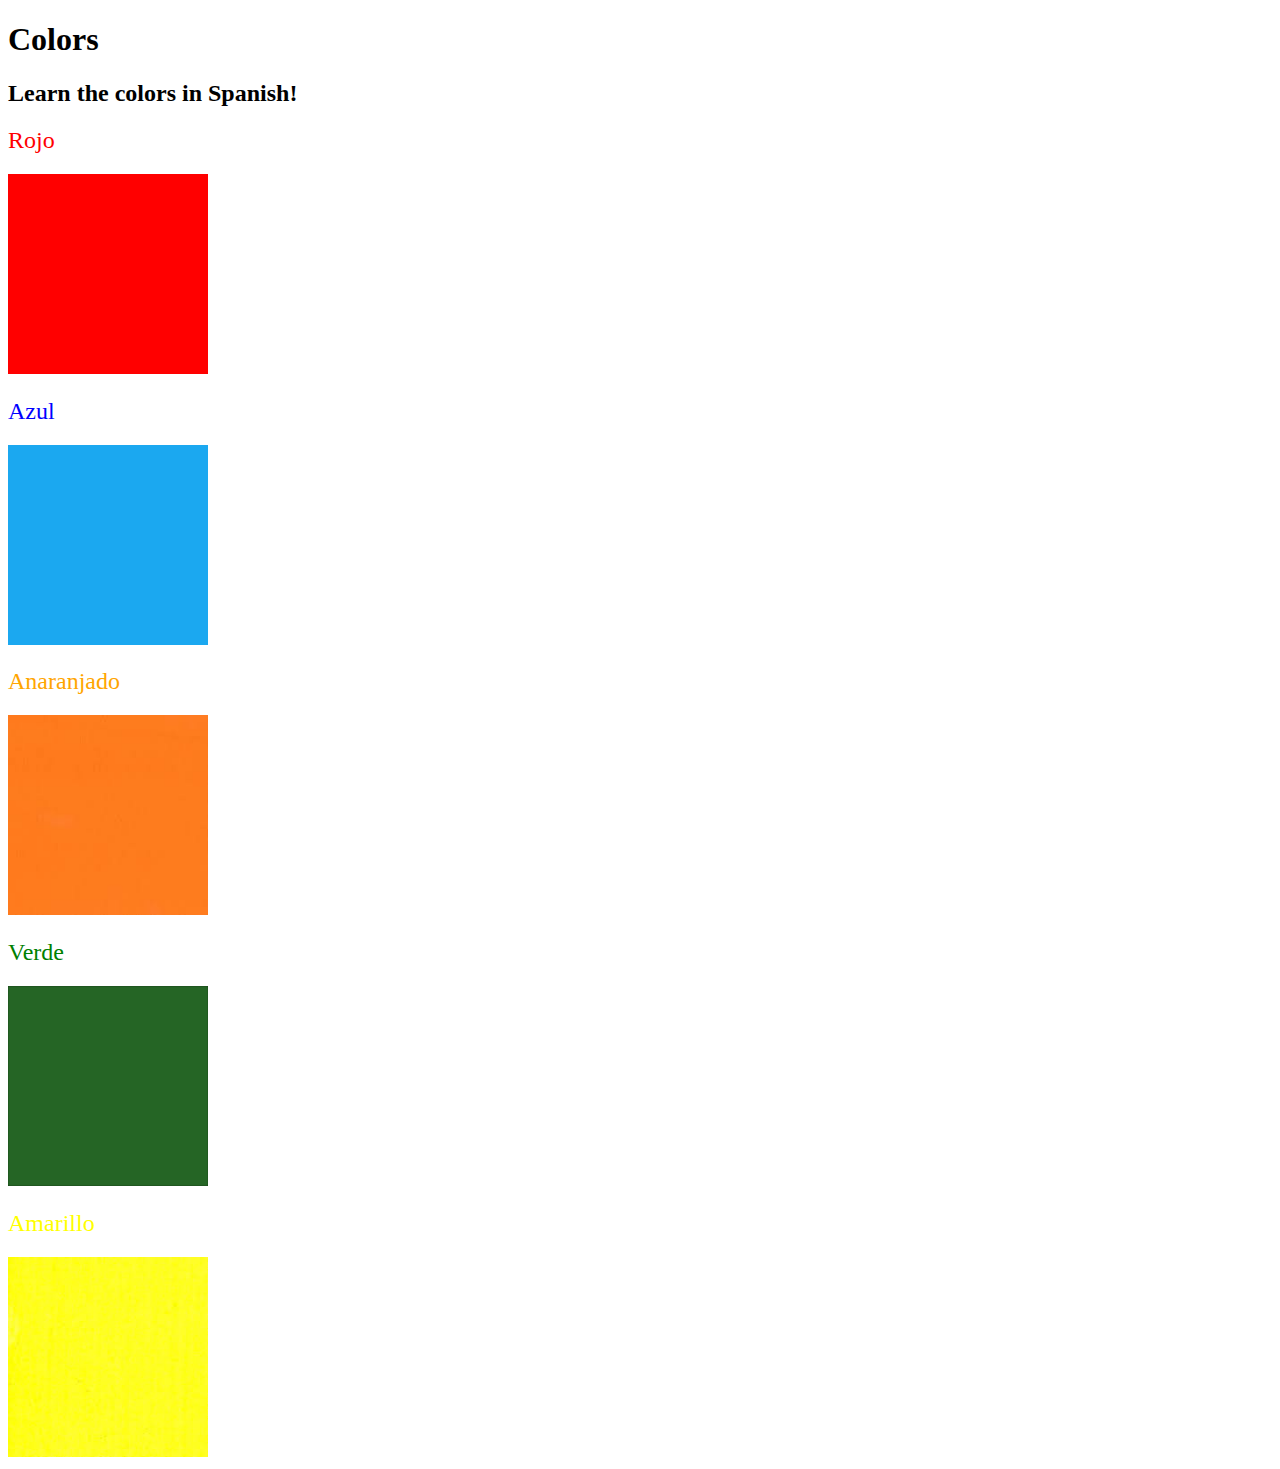
<file: public/color-vocab-project.html>
<!DOCTYPE html>
<html lang="en">

<head>
  <meta charset="UTF-8">
  <title>Spanish Vocabulary</title>
  <link rel="stylesheet" href="./color-vocab-project-style.css" />
</head>

<body>
  <h1>Colors</h1>
  <h2>Learn the colors in Spanish!</h2>
  <h2 class="color-title" id="red">Rojo</h2>
  <img class="color" src="../assets/images/color-vocab-project-images/red.png" alt="red" />

  <h2 class="color-title" id="blue">Azul</h2>
  <img src="../assets/images/color-vocab-project-images/blue.png" alt="blue" />

  <h2 class="color-title" id="orange">Anaranjado</h2>
  <img src="../assets/images/color-vocab-project-images/orange.png" alt="orange" />

  <h2 class="color-title" id="green">Verde</h2>
  <img src="../assets/images/color-vocab-project-images/green.png" alt="green" />

  <h2 class="color-title" id="yellow">Amarillo</h2>
  <img src="../assets/images/color-vocab-project-images/yellow.png" alt="yellow" />
</body>

</html>

<!-- 
TODOs
IMPORTANT: You should not need to make ANY CHANGES to index.html
All code should be written in your CSS file.

1. Create a CSS file and incorporate it as an external stylesheet.
2. Use CSS to style each of the color titles to meaning. 
Hint: Use the id to help if you don't know the words in spanish.
3. Use CSS to change all the color titles to have "font-weight: normal;"
4. Use CSS (not HTML) to make all the images 200px heigh and 200px wide. 
Hint: 
https://developer.mozilla.org/en-US/docs/Web/CSS/height
https://developer.mozilla.org/en-US/docs/Web/CSS/width
-->
</file>
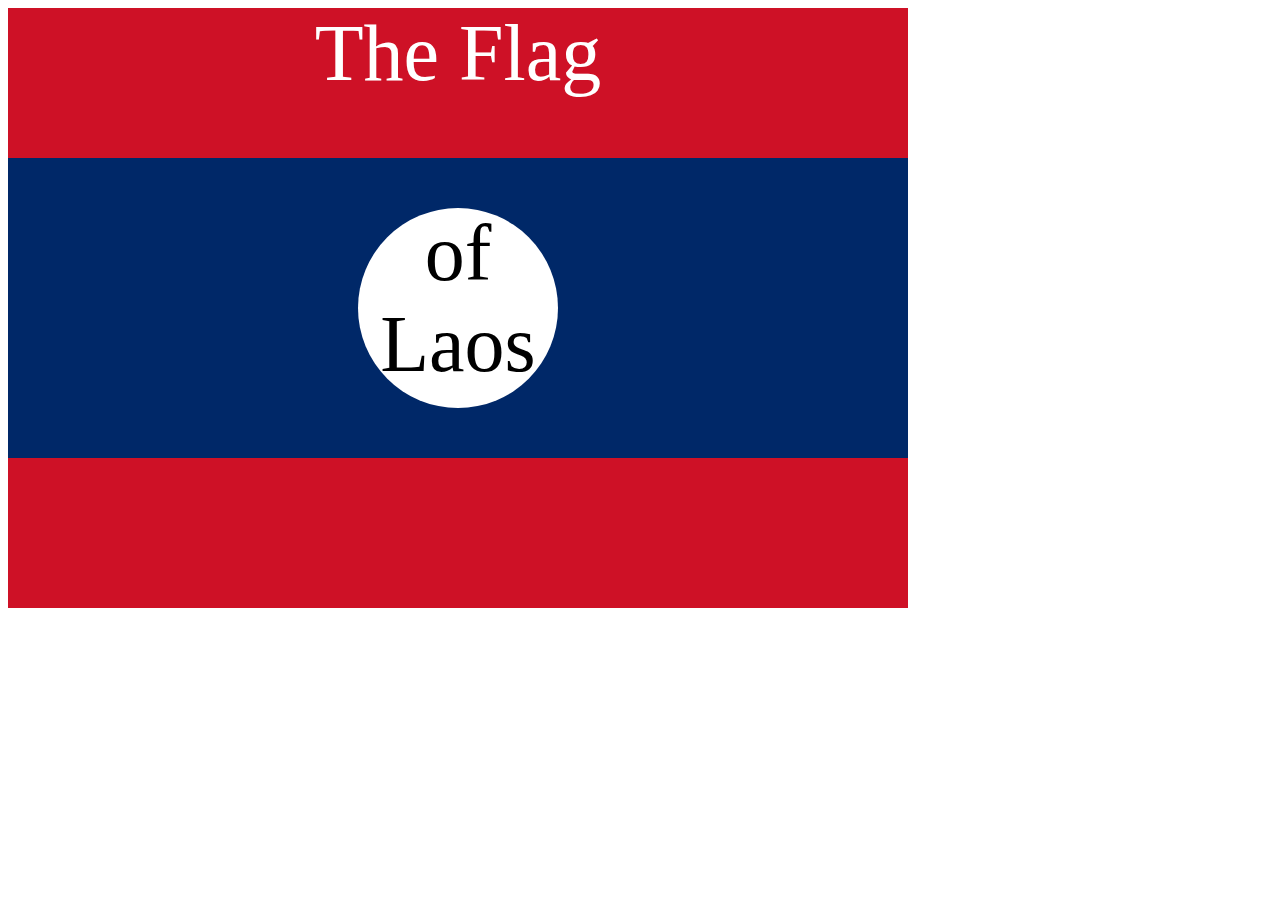
<file: public/css-flag.html>
<!DOCTYPE html>
<html lang="en">

<head>
  <meta charset="UTF-8">
  <title>CSS Flag Project</title>
  <style>
    /* Write your CSS Code here */
    .flag{
      background-color: #ce1126;
      width: 900px;
      height: 600px;
      position: absolute;
    }
    .flag>p{
      color: white;
      text-align: center;
      font-size: 80px;
      position: relative;
    }
    div>div{
      background-color: #002868;
      width: 900px;
      height: 50%;
      position: absolute;
      top:25%
    }
    div>div>div{
      background-color: #ffffff;
      width: 200px;
      height: 200px;
      position: absolute;
      top:50px;
      left: 350px;
      border-radius: 50%;
    }
    div>div>div>p{
      width: 200px;
      height: 200px;
      font-size: 80px;
      text-align: center;
      position: absolute;
    }

    p{
      margin: 0px;
    }
    
  </style>
</head>

<!-- 
  IMPORTANT! Do not change any HTML
Don't add any classes/ids/elements 
Use what you know about combining selectors 
and CSS specificity instead.
Hint 1: The flag is 900px by 600px and the circle is 200px by 200px.
Hint 2: You can use CSS inspection to get the colors from
https://appbrewery.github.io/flag-of-laos/
-->

<body>
  <div class="flag">
    <p>The Flag</p>
    <div>
      <div>
        <p>of Laos</p>
      </div>
    </div>
  </div>
</body>

</html>
</file>
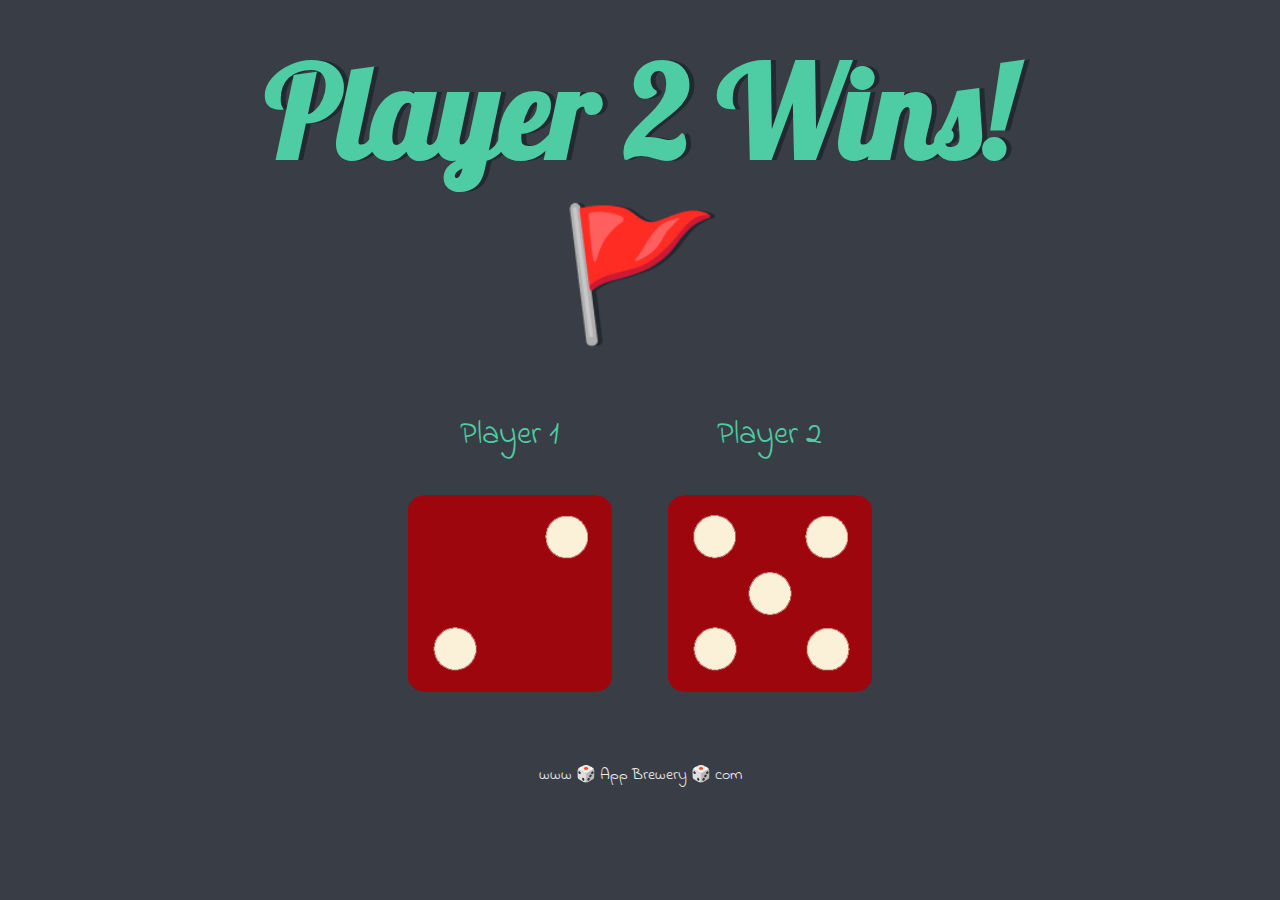
<file: public/dicee.html>
<!DOCTYPE html>
<html lang="en" dir="ltr">
  <head>
    <meta charset="utf-8">
    <title>Dicee</title>
    <link rel="stylesheet" href="./dicee.css">
    <link href="https://fonts.googleapis.com/css?family=Indie+Flower|Lobster" rel="stylesheet">

  </head>
  <body>

    <div class="container">
      <h1>Refresh Me</h1>

      <div class="dice">
        <p>Player 1</p>
        <img class="img1" src="../assets/images/dicee- challenge-images/dice6.png">
      </div>

      <div class="dice">
        <p>Player 2</p>
        <img class="img2" src="../assets/images/dicee- challenge-images/dice6.png">
      </div>

    </div>

    <script src="./dicee.js" charset="utf-8"></script>
  </body>

  <footer>
    www 🎲 App Brewery 🎲 com
  </footer>
</html>
</file>
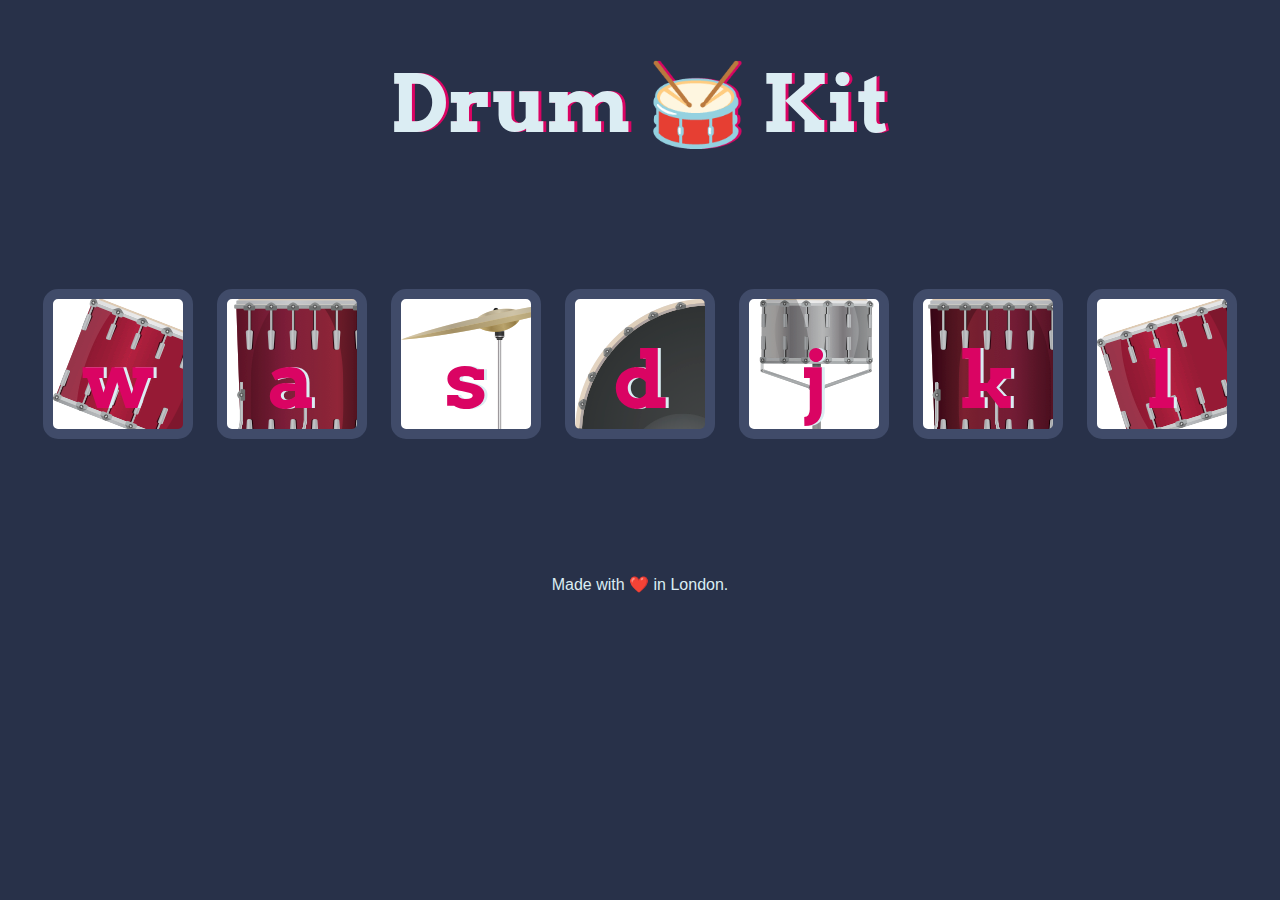
<file: public/drum-kit.html>
<!DOCTYPE html>
<html lang="en" dir="ltr">

<head>
  <meta charset="utf-8">
  <title>Drum Kit</title>
  <link rel="stylesheet" href="drum-kit.css">
  <link href="https://fonts.googleapis.com/css?family=Arvo" rel="stylesheet">
</head>

<body>

  <h1 id="title">Drum 🥁 Kit</h1>
  <div class="set">
    <button class="w drum">w</button>
    <button class="a drum">a</button>
    <button class="s drum">s</button>
    <button class="d drum">d</button>
    <button class="j drum">j</button>
    <button class="k drum">k</button>
    <button class="l drum">l</button>
  </div>


  
  <script src="./drum-kit.js" charset="utf-8"></script>
</body>
<footer>
  Made with ❤️ in London.
</footer>


</html>
</file>
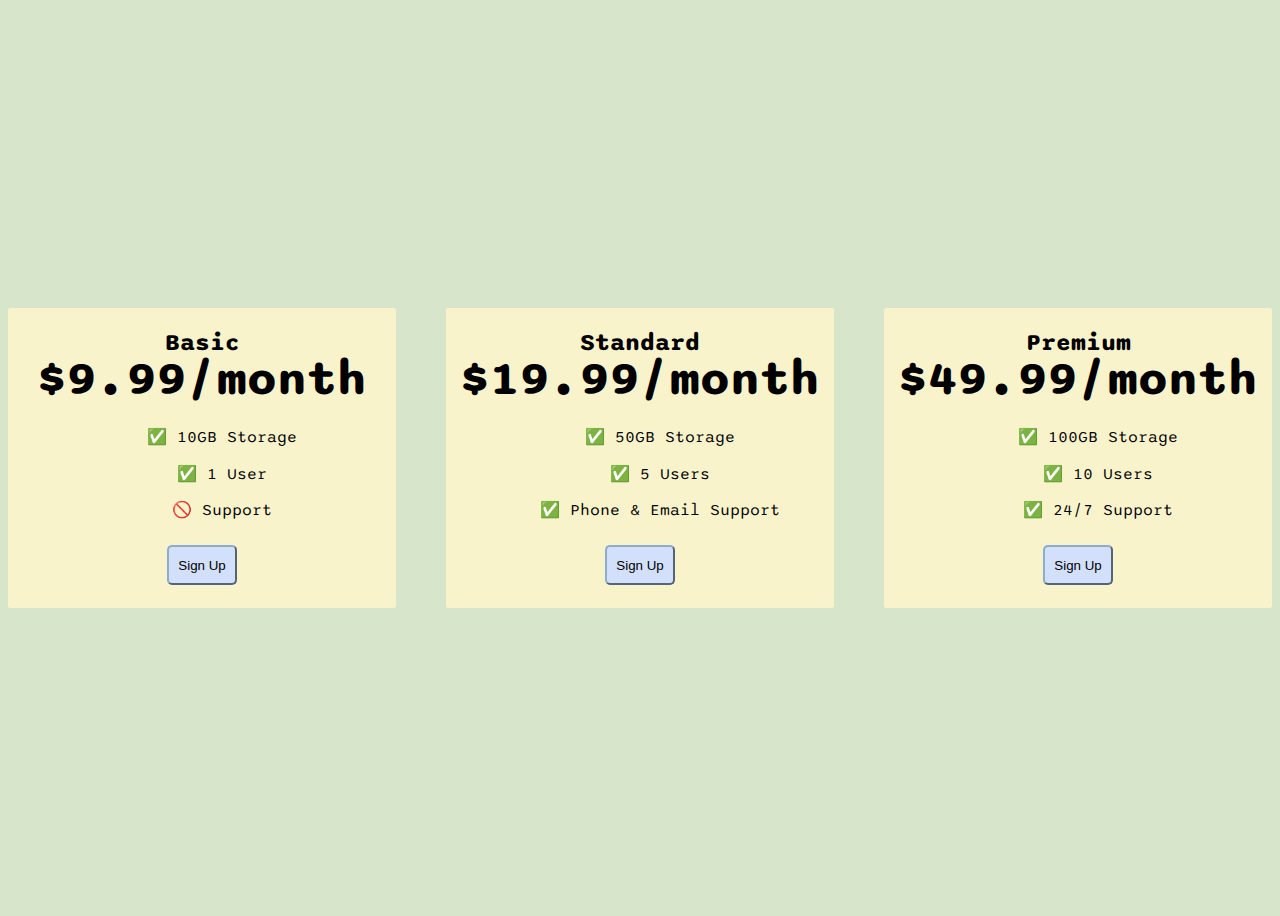
<file: public/flexbox-pricing-table-project.html>
<!DOCTYPE html>
<html>

<head>
  <title>Flexbox Pricing Table</title>
  <link rel="preconnect" href="https://fonts.googleapis.com">
  <link rel="preconnect" href="https://fonts.gstatic.com" crossorigin>
  <link href="https://fonts.googleapis.com/css2?family=Sono:wght@400;700&display=swap" rel="stylesheet">
  <style>
    body {
      font-family: 'Sono', sans-serif;
      background-color: #D7E5CA;
    }
    
    .pricing-container{
      height: 100vh;

      display: flex;
      gap: 50px;
      justify-content: center;
      align-items:center ;
    }

    .pricing-plan{
      background-color: #F9F3CC;
      border-radius: 2.5px;
      height: 300px;
      width: 450px;
      text-align: center;

      display: flex;
      flex-direction: column;
      justify-content: center;
      align-items: center;
      
      line-height:1;
    }

    .plan-title{
      font-size: 1.5rem;
      font-weight:bold;
    }

    .plan-price{
      font-size: 3rem;
      font-weight:bold;
    }

    .plan-button{
      width: 70px;
      height: 40px;
      border-color: #8EACCD;
      background-color: #D2E0FB;
      border-radius: 5px;
    }
    
    li{
      list-style: none;
      line-height:2.3;
    }


    /* Hint: What can you do with a media query and flexbox? */
    @media (max-width: 1250px) {
      .pricing-container{
       height: 100vh;
       display: flex;
       gap: 40px;
       justify-content: center;
       align-items:center ;
       flex-direction: column;
    }
    }
  </style>
</head>

<body>
  <div class="pricing-container">
    <div class="pricing-plan">
      <div class="plan-title">Basic</div>
      <div class="plan-price">$9.99/month</div>
      <ul class="plan-features">
        <li>✅ 10GB Storage</li>
        <li>✅ 1 User</li>
        <li>🚫 Support</li>
      </ul>
      <button class="plan-button">Sign Up</a>
    </div>
    <div class="pricing-plan">
      <div class="plan-title">Standard</div>
      <div class="plan-price">$19.99/month</div>
      <ul class="plan-features">
        <li>✅ 50GB Storage</li>
        <li>✅ 5 Users</li>
        <li>✅ Phone &amp; Email Support</li>
      </ul>
      <button class="plan-button">Sign Up</a>
    </div>
    <div class="pricing-plan">
      <div class="plan-title">Premium</div>
      <div class="plan-price">$49.99/month</div>
      <ul class="plan-features">
        <li>✅ 100GB Storage</li>
        <li>✅ 10 Users</li>
        <li>✅ 24/7 Support</li>
      </ul>
      <button class="plan-button">Sign Up</a>
    </div>
  </div>

</body>

</html>
</file>
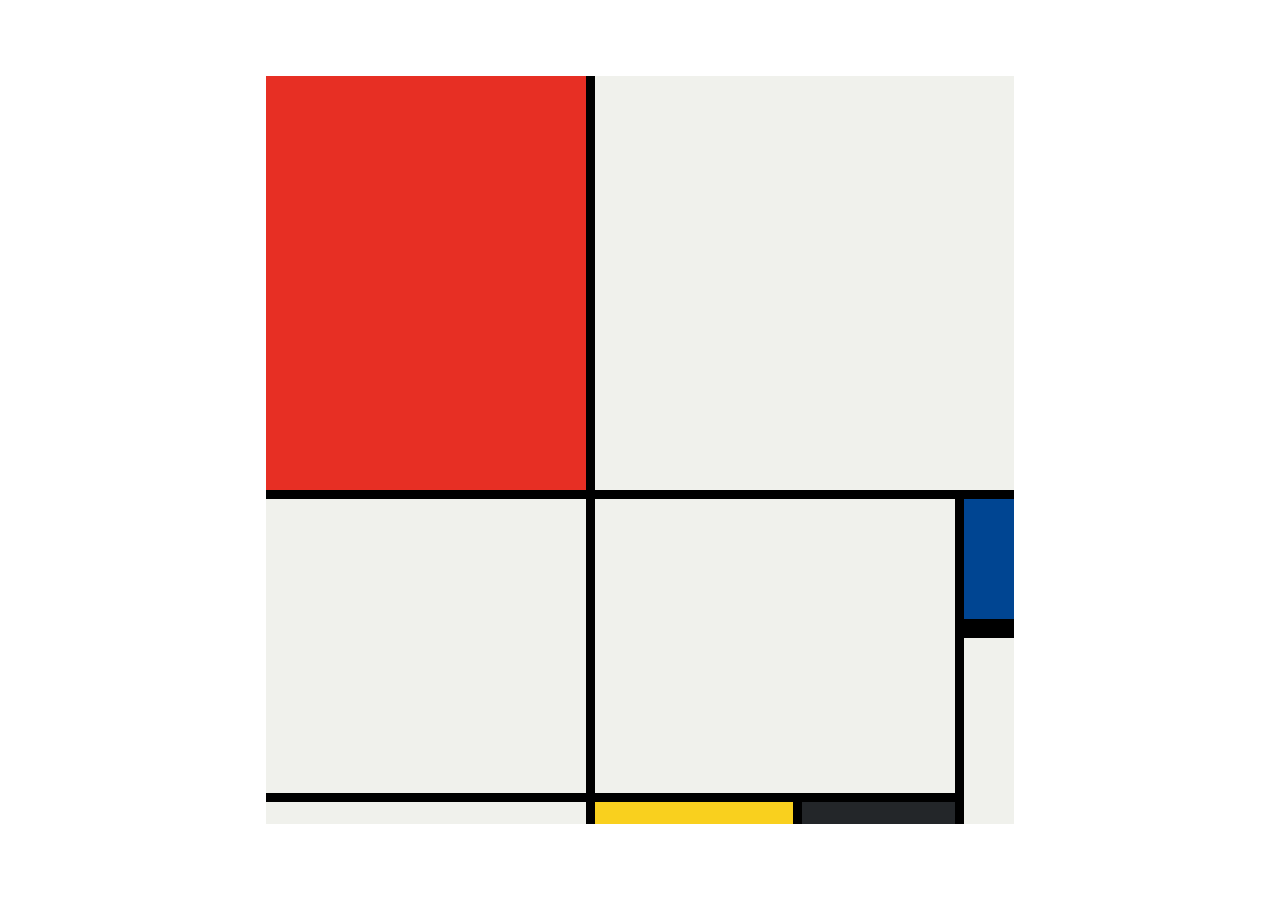
<file: public/mondrian-roject.html>
<!DOCTYPE html>
<html lang="en">

<head>
  <meta charset="UTF-8">
  <meta name="viewport" content="width=device-width, initial-scale=1.0">
  <title>Mondrian Project</title>
  <style>
    /* 
    Write your CSS here 
    Gap Colour: #000
    White: #F0F1EC
    Red: #E72F24
    Black: #232629
    Blue: #004592
    Yellow: #F9D01E

    For dimensions, see dimensions.png image.
    HINT: Remember you can't change the properties of grid lines.
    But grid lines are transparent!
    */
    body{
      padding: 0px;
      margin: 0px;
      height: 100vh;
      display: flex;
      justify-content: center;
      align-items: center;
    }

    .paint{
      padding: 0px;
      margin: 0px;
      display: grid;
      grid-template-rows: 414px 130px 155px 22px;
      grid-template-columns: 320px 198px 153px 50px;
      gap:9px;
      background-color: #000;
      width:748px;
    }

    .first-white{
      grid-area: 1 / 2 / 2 / 5 ;
      background-color: #F0F1EC;
    }
    
    .second-white{
      grid-area: 2 / 1 / 4 / 2 ;
      background-color: #F0F1EC;
    }

    .third-white{
      grid-area: 2 / 2 / 4 / 4 ;
      background-color: #F0F1EC;
    }

    .forth-white{
      grid-area: 3 / 4 / 5 / 5 ;
      background-color: #F0F1EC;
    }


  </style>
</head>

<body>
  <!-- Write your HTML here -->
    <div class="paint">
      <div style="background-color: #E72F24;"></div>
      <div class="first-white"></div>
      <div class="second-white"></div>
      <div class="third-white"></div>
      <div class="forth-white"></div>
      <div style="background-color: #004592;border-bottom:10px solid #000;"></div>
      <div style="background-color: #F0F1EC;"></div>
      <div style="background-color: #F9D01E;"></div>
      <div style="background-color: #232629;"></div>
    </div>
</body>

</html>
</file>
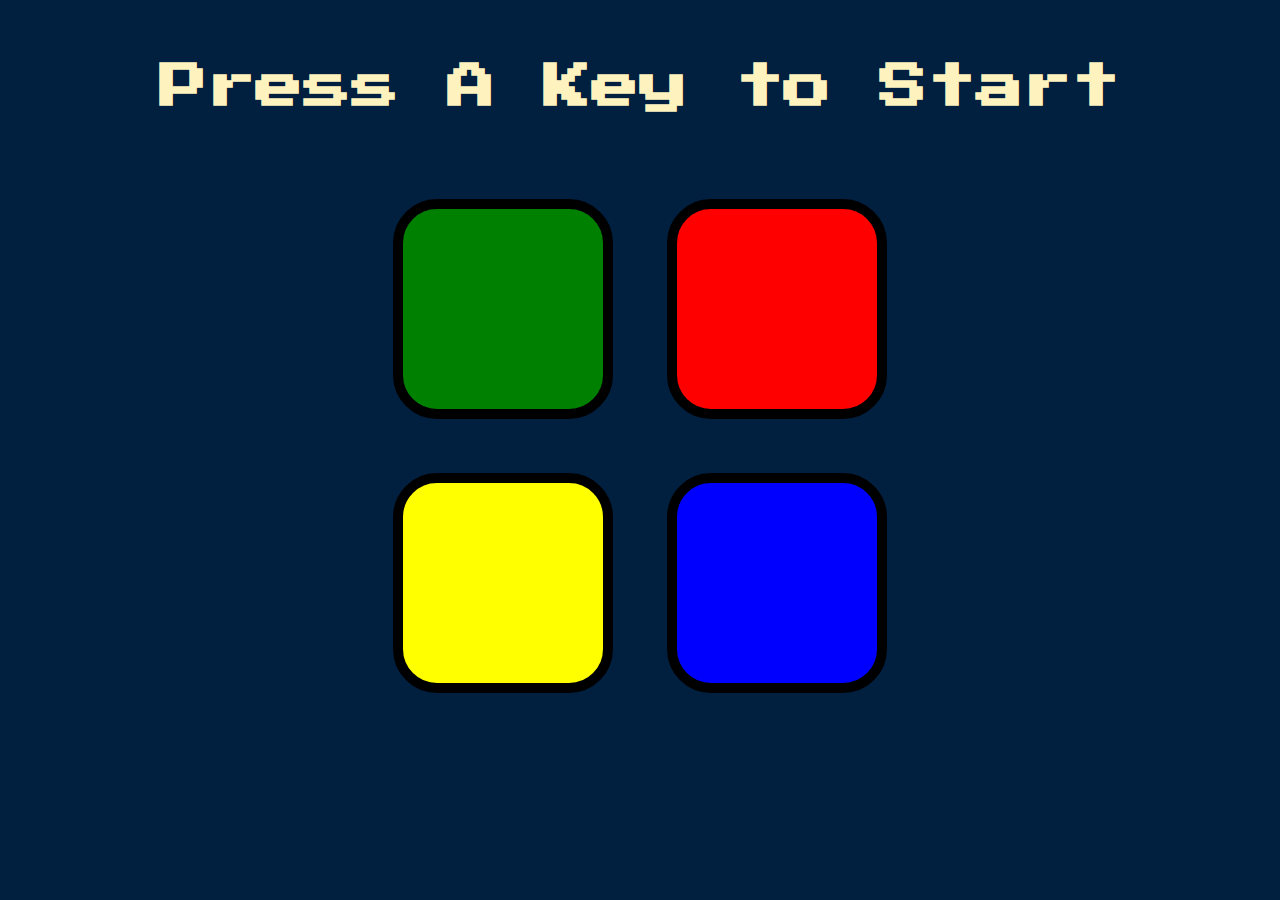
<file: public/Simon-Game-Challenge.html>
<!DOCTYPE html>
<html lang="en" dir="ltr">

<head>
  <meta charset="utf-8">
  <title>Simon</title>
  <link rel="stylesheet" href="../public/Simon-Game-Challenge.css">
  <link href="https://fonts.googleapis.com/css?family=Press+Start+2P" rel="stylesheet">
</head>

<body>
  <h1 id="level-title">Press A Key to Start</h1>
  <div class="container">
    <div lass="row">

      <div type="button" id="green" class="btn green">

      </div>

      <div type="button" id="red" class="btn red">

      </div>
    </div>

    <div class="row">

      <div type="button" id="yellow" class="btn yellow">

      </div>
      <div type="button" id="blue" class="btn blue">

      </div>

    </div>

  </div>
<script src="https://ajax.googleapis.com/ajax/libs/jquery/3.7.1/jquery.min.js"></script>
<script src="../public/Simon-Game-Challenge.js" charset="utf-8"></script>
</body>

</html>
</file>
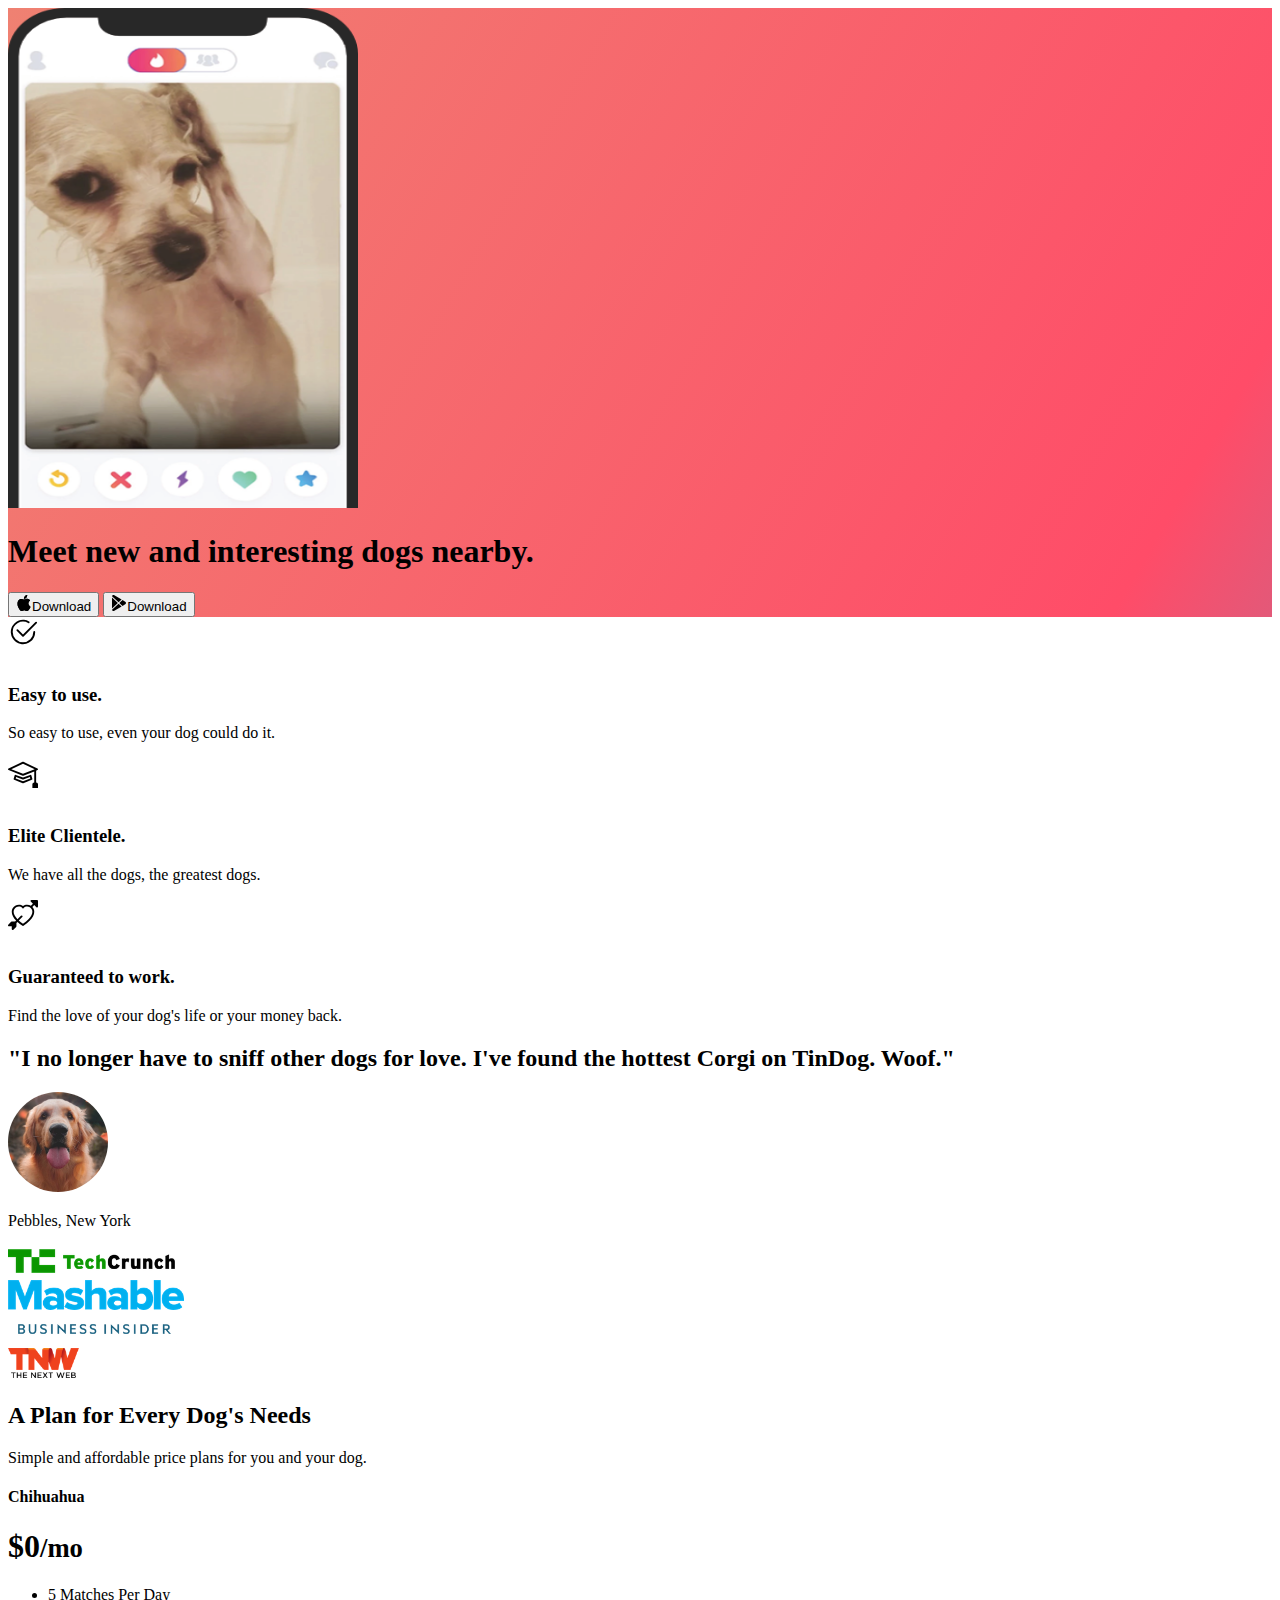
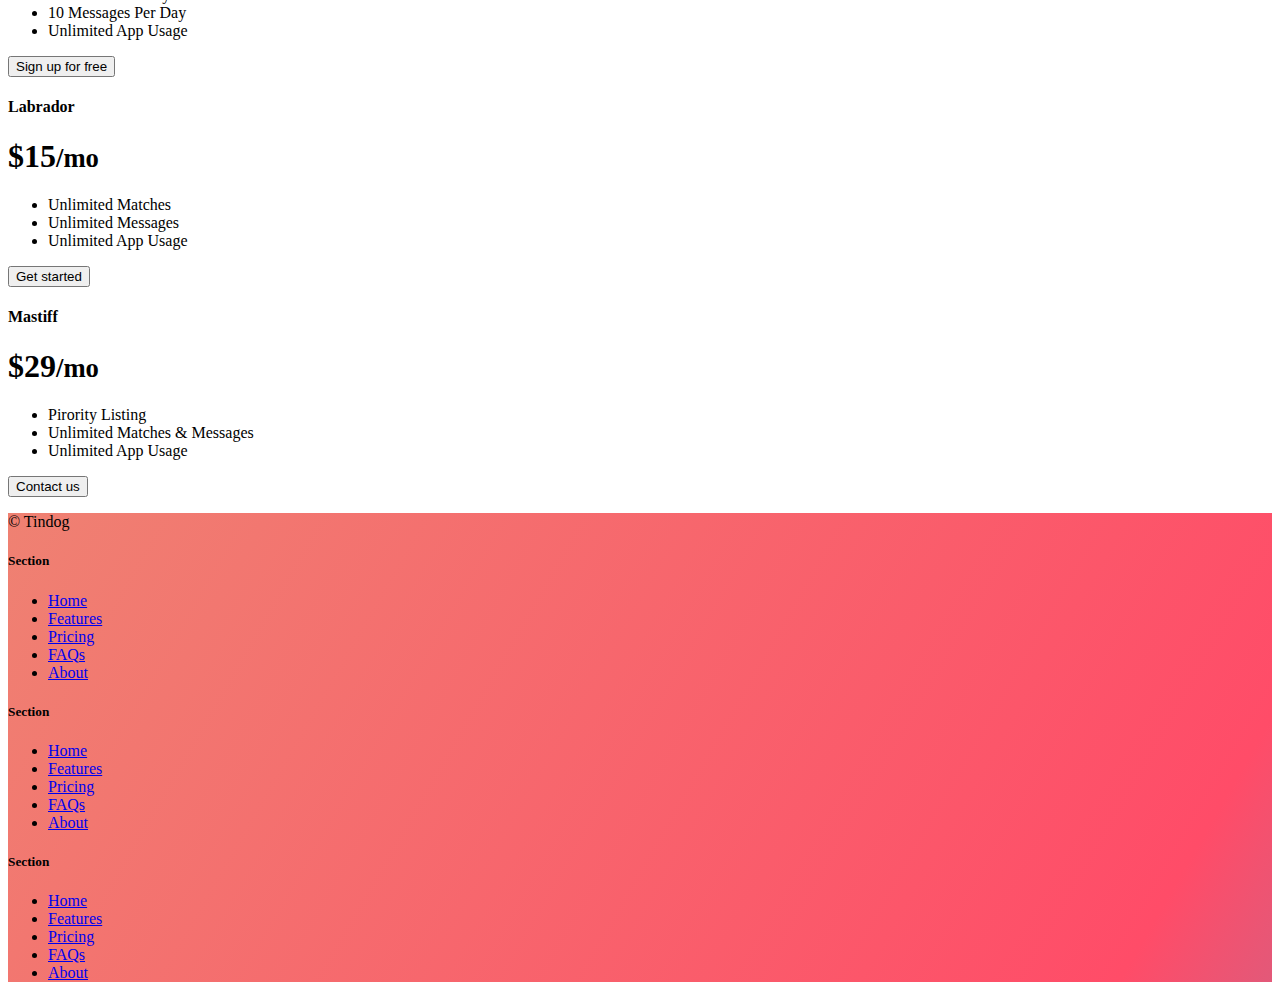
<file: public/TinDog-project.html>
<!DOCTYPE html>
<html lang="en">

<head>
  <meta charset="UTF-8">
  <meta name="viewport" content="width=device-width, initial-scale=1.0">
  <link rel="stylesheet" href="../public/TinDog-project.css">
  <title>TinDog</title>
  <link href="https://cdn.jsdelivr.net/npm/bootstrap@5.3.2/dist/css/bootstrap.min.css" rel="stylesheet" integrity="sha384-T3c6CoIi6uLrA9TneNEoa7RxnatzjcDSCmG1MXxSR1GAsXEV/Dwwykc2MPK8M2HN" crossorigin="anonymous">


</head>

<body>

  <!-- Title -->
  <section id="title" class="gradient-background">
    <div class=" container p-0">
      <div class="row flex-lg-row-reverse align-items-center g-5 py-5 m-0 pb-0 pt-5">
        <div class="col-10 col-sm-8 col-lg-6">
          <img src="../assets/images/TinDog-project-images/iphone.png" class="d-block mx-lg-auto img-fluid" alt="iphone-dog" width="350" height="500" loading="lazy">
        </div>
        <div class="col-lg-6">
          <h1 class="display-5 fw-bold text-body-emphasis lh-1 mb-3">Meet new and interesting dogs nearby.</h1>
          <div class="d-grid gap-2 d-md-flex justify-content-md-start">
            <button type="button" class="btn btn-light btn-lg px-4 me-md-2">
                <svg xmlns="http://www.w3.org/2000/svg" width="16" height="16" fill="currentColor"
                class="bi bi-apple mb-1" viewBox="0 0 16 16">
                  <path
                  d="M11.182.008C11.148-.03 9.923.023 8.857 1.18c-1.066 1.156-.902 2.482-.878 2.516.024.034 1.52.087 2.475-1.258.955-1.345.762-2.391.728-2.43Zm3.314 11.733c-.048-.096-2.325-1.234-2.113-3.422.212-2.189 1.675-2.789 1.698-2.854.023-.065-.597-.79-1.254-1.157a3.692 3.692 0 0 0-1.563-.434c-.108-.003-.483-.095-1.254.116-.508.139-1.653.589-1.968.607-.316.018-1.256-.522-2.267-.665-.647-.125-1.333.131-1.824.328-.49.196-1.422.754-2.074 2.237-.652 1.482-.311 3.83-.067 4.56.244.729.625 1.924 1.273 2.796.576.984 1.34 1.667 1.659 1.899.319.232 1.219.386 1.843.067.502-.308 1.408-.485 1.766-.472.357.013 1.061.154 1.782.539.571.197 1.111.115 1.652-.105.541-.221 1.324-1.059 2.238-2.758.347-.79.505-1.217.473-1.282Z" />
                  <path
                  d="M11.182.008C11.148-.03 9.923.023 8.857 1.18c-1.066 1.156-.902 2.482-.878 2.516.024.034 1.52.087 2.475-1.258.955-1.345.762-2.391.728-2.43Zm3.314 11.733c-.048-.096-2.325-1.234-2.113-3.422.212-2.189 1.675-2.789 1.698-2.854.023-.065-.597-.79-1.254-1.157a3.692 3.692 0 0 0-1.563-.434c-.108-.003-.483-.095-1.254.116-.508.139-1.653.589-1.968.607-.316.018-1.256-.522-2.267-.665-.647-.125-1.333.131-1.824.328-.49.196-1.422.754-2.074 2.237-.652 1.482-.311 3.83-.067 4.56.244.729.625 1.924 1.273 2.796.576.984 1.34 1.667 1.659 1.899.319.232 1.219.386 1.843.067.502-.308 1.408-.485 1.766-.472.357.013 1.061.154 1.782.539.571.197 1.111.115 1.652-.105.541-.221 1.324-1.059 2.238-2.758.347-.79.505-1.217.473-1.282Z" />
                  </svg>Download
            </button>
            <button type="button" class="btn btn-outline-light btn-lg px-4"><svg xmlns="http://www.w3.org/2000/svg" width="16" height="16" fill="currentColor"
              class="bi bi-google-play mb-1" viewBox="0 0 16 16">
                  <path
                d="M14.222 9.374c1.037-.61 1.037-2.137 0-2.748L11.528 5.04 8.32 8l3.207 2.96 2.694-1.586Zm-3.595 2.116L7.583 8.68 1.03 14.73c.201 1.029 1.36 1.61 2.303 1.055l7.294-4.295ZM1 13.396V2.603L6.846 8 1 13.396ZM1.03 1.27l6.553 6.05 3.044-2.81L3.333.215C2.39-.341 1.231.24 1.03 1.27Z" />
                  </svg>Download</button>
          </div>
        </div>
      </div>
    </div>
  </section>
  <!-- Features -->
  <section id="features"  class="mt-5">

    <div class="container px-4 py-5" id="hanging-icons">
      <div class="row g-4 py-5 row-cols-1 row-cols-lg-3">
        <div class="col d-flex align-items-start">
          <div class="icon-square text-body-emphasis bg-body-secondary d-inline-flex align-items-center justify-content-center fs-4 flex-shrink-0 me-3">
                        
            <svg xmlns="http://www.w3.org/2000/svg" height="30" fill="currentColor" class="bi bi-check2-circle"
              viewBox="0 0 16 16">
              <path
              d="M2.5 8a5.5 5.5 0 0 1 8.25-4.764.5.5 0 0 0 .5-.866A6.5 6.5 0 1 0 14.5 8a.5.5 0 0 0-1 0 5.5 5.5 0 1 1-11 0z" />
              <path
              d="M15.354 3.354a.5.5 0 0 0-.708-.708L8 9.293 5.354 6.646a.5.5 0 1 0-.708.708l3 3a.5.5 0 0 0 .708 0l7-7z" />
            </svg>
            
          </div>
          <div>
            <h3 class="fs-2 text-body-emphasis">Easy to use.</h3>
            <p>So easy to use, even your dog could do it.</p>
          </div>
        </div>
        <div class="col d-flex align-items-start">
          <div class="icon-square text-body-emphasis bg-body-secondary d-inline-flex align-items-center justify-content-center fs-4 flex-shrink-0 me-3">

            <svg xmlns="http://www.w3.org/2000/svg" height="30" fill="currentColor" class="bi bi-mortarboard" viewBox="0 0 16 16">
              <path d="M8.211 2.047a.5.5 0 0 0-.422 0l-7.5 3.5a.5.5 0 0 0 .025.917l7.5 3a.5.5 0 0 0 .372 0L14 7.14V13a1 1 0 0 0-1 1v2h3v-2a1 1 0 0 0-1-1V6.739l.686-.275a.5.5 0 0 0 .025-.917l-7.5-3.5ZM8 8.46 1.758 5.965 8 3.052l6.242 2.913L8 8.46Z"/>
              <path d="M4.176 9.032a.5.5 0 0 0-.656.327l-.5 1.7a.5.5 0 0 0 .294.605l4.5 1.8a.5.5 0 0 0 .372 0l4.5-1.8a.5.5 0 0 0 .294-.605l-.5-1.7a.5.5 0 0 0-.656-.327L8 10.466 4.176 9.032Zm-.068 1.873.22-.748 3.496 1.311a.5.5 0 0 0 .352 0l3.496-1.311.22.748L8 12.46l-3.892-1.556Z"/>
              </svg>

          </div>
          <div>
            <h3 class="fs-2 text-body-emphasis">Elite Clientele.</h3>
            <p>We have all the dogs, the greatest dogs.</p>
          </div>
        </div>
        <div class="col d-flex align-items-start">
          <div class="icon-square text-body-emphasis bg-body-secondary d-inline-flex align-items-center justify-content-center fs-4 flex-shrink-0 me-3">

            <svg xmlns="http://www.w3.org/2000/svg" height="30" fill="currentColor" class="bi bi-arrow-through-heart"
            viewBox="0 0 16 16">
              <path fill-rule="evenodd"
              d="M2.854 15.854A.5.5 0 0 1 2 15.5V14H.5a.5.5 0 0 1-.354-.854l1.5-1.5A.5.5 0 0 1 2 11.5h1.793l.53-.53c-.771-.802-1.328-1.58-1.704-2.32-.798-1.575-.775-2.996-.213-4.092C3.426 2.565 6.18 1.809 8 3.233c1.25-.98 2.944-.928 4.212-.152L13.292 2 12.147.854A.5.5 0 0 1 12.5 0h3a.5.5 0 0 1 .5.5v3a.5.5 0 0 1-.854.354L14 2.707l-1.006 1.006c.236.248.44.531.6.845.562 1.096.585 2.517-.213 4.092-.793 1.563-2.395 3.288-5.105 5.08L8 13.912l-.276-.182a21.86 21.86 0 0 1-2.685-2.062l-.539.54V14a.5.5 0 0 1-.146.354l-1.5 1.5Zm2.893-4.894A20.419 20.419 0 0 0 8 12.71c2.456-1.666 3.827-3.207 4.489-4.512.679-1.34.607-2.42.215-3.185-.817-1.595-3.087-2.054-4.346-.761L8 4.62l-.358-.368c-1.259-1.293-3.53-.834-4.346.761-.392.766-.464 1.845.215 3.185.323.636.815 1.33 1.519 2.065l1.866-1.867a.5.5 0 1 1 .708.708L5.747 10.96Z" />
            </svg>
            
          </div>
          <div>
            <h3 class="fs-2 text-body-emphasis">Guaranteed to work.</h3>
            <p>Find the love of your dog's life or your money back.</p>
          </div>
        </div>
      </div>
    </div>

  </section>
  <!-- Testimonial -->
  <section id="testimonial">
    <div class="my-5">
      <div class="p-5 text-center bg-body-tertiary">
        <div class="container pt-5">
          <h2 class="text-body-emphasis">"I no longer have to sniff other dogs for love. I've found the hottest Corgi on TinDog. Woof."</h2>
          <img src="../assets/images/TinDog-project-images/dog-img.jpg" style="height: 100px; width: 100px;border-radius: 50%;" class="mt-5 mb-2"/>
          <p class="col-lg-8 mx-auto lead">
            Pebbles, New York
          </p>
          <div class="container mt-5">
            <div class="row">
              <div class="col-lg-3">
              <img src="../assets/images/TinDog-project-images/techcrunch.png" alt="techcrunch" style="height:30px;width: auto;"/>
              </div>
              <div class="col-lg-3">
              <img src="../assets/images/TinDog-project-images/mashable.png" alt="mashable"  style="height:30px;width: auto;"/>
              </div>
              <div class="col-lg-3">
              <img src="../assets/images/TinDog-project-images/bizinsider.png" alt="bizinsider"  style="height:30px;width: auto;"/>
              </div>
              <div class="col-lg-3">
              <img src="../assets/images/TinDog-project-images/tnw.png" alt="tnw"  style="height:30px;width: auto;"/>
            </div>
            </div>
          </div>
        </div>
      </div>
    </div>
  </section>
  <!-- Pricing -->
  <section id="pricing">

    <div class="container py-3">
      <div class="pricing-header p-3 pb-md-4 mx-auto text-center">
        <h2 class="display-4 fw-normal text-body-emphasis">A Plan for Every Dog's Needs</h2>
        <p class="fs-5 text-body-secondary">Simple and affordable price plans for you and your dog.</p>
      </div>
        <div class="row row-cols-1 row-cols-md-3 mb-3 text-center">
          <div class="col">
            <div class="card mb-4 rounded-3 shadow-sm">
              <div class="card-header py-3">
                <h4 class="my-0 fw-normal">Chihuahua</h4>
              </div>
              <div class="card-body">
                <h1 class="card-title pricing-card-title">$0<small class="text-body-secondary fw-light">/mo</small></h1>
                <ul class="list-unstyled mt-3 mb-4">
                  <li>5 Matches Per Day</li>
                  <li>10 Messages Per Day</li>
                  <li>Unlimited App Usage</li>
                </ul>
                <button type="button" class="w-100 btn btn-lg btn-outline-dark">Sign up for free</button>
              </div>
            </div>
          </div>
          <div class="col">
            <div class="card mb-4 rounded-3 shadow-sm">
              <div class="card-header py-3">
                <h4 class="my-0 fw-normal">Labrador</h4>
              </div>
              <div class="card-body">
                <h1 class="card-title pricing-card-title">$15<small class="text-body-secondary fw-light">/mo</small></h1>
                <ul class="list-unstyled mt-3 mb-4">
                  <li>Unlimited Matches</li>
                  <li>Unlimited Messages</li>
                  <li>Unlimited App Usage</li>
                </ul>
                <button type="button" class="w-100 btn btn-lg btn-dark">Get started</button>
              </div>
            </div>
          </div>
          <div class="col">
            <div class="card mb-4 rounded-3 shadow-sm border-dark">
              <div class="card-header py-3 text-bg-dark border-dark">
                <h4 class="my-0 fw-normal">Mastiff</h4>
              </div>
              <div class="card-body">
                <h1 class="card-title pricing-card-title">$29<small class="text-body-secondary fw-light">/mo</small></h1>
                <ul class="list-unstyled mt-3 mb-4">
                  <li>Pirority Listing</li>
                  <li>Unlimited Matches & Messages</li>
                  <li>Unlimited App Usage</li>
                </ul>
                <button type="button" class="w-100 btn btn-lg btn-dark">Contact us</button>
              </div>
            </div>
          </div>
        </div>
    </div>

  </section>
  <!-- Footer -->
  <section id="footer" class="gradient-background ">
    <div class="container ">
      <footer class="row row-cols-1 row-cols-sm-2 row-cols-md-5 py-5 mt-5">
        <div class="col mb-3">
          <p class="text-body-secondary">© Tindog</p>
        </div>
    
        <div class="col mb-3">
    
        </div>
    
        <div class="col mb-3">
          <h5>Section</h5>
          <ul class="nav flex-column">
            <li class="nav-item mb-2"><a href="#" class="nav-link p-0 text-body-secondary">Home</a></li>
            <li class="nav-item mb-2"><a href="#" class="nav-link p-0 text-body-secondary">Features</a></li>
            <li class="nav-item mb-2"><a href="#" class="nav-link p-0 text-body-secondary">Pricing</a></li>
            <li class="nav-item mb-2"><a href="#" class="nav-link p-0 text-body-secondary">FAQs</a></li>
            <li class="nav-item mb-2"><a href="#" class="nav-link p-0 text-body-secondary">About</a></li>
          </ul>
        </div>
    
        <div class="col mb-3">
          <h5>Section</h5>
          <ul class="nav flex-column">
            <li class="nav-item mb-2"><a href="#" class="nav-link p-0 text-body-secondary">Home</a></li>
            <li class="nav-item mb-2"><a href="#" class="nav-link p-0 text-body-secondary">Features</a></li>
            <li class="nav-item mb-2"><a href="#" class="nav-link p-0 text-body-secondary">Pricing</a></li>
            <li class="nav-item mb-2"><a href="#" class="nav-link p-0 text-body-secondary">FAQs</a></li>
            <li class="nav-item mb-2"><a href="#" class="nav-link p-0 text-body-secondary">About</a></li>
          </ul>
        </div>
    
        <div class="col mb-3">
          <h5>Section</h5>
          <ul class="nav flex-column">
            <li class="nav-item mb-2"><a href="#" class="nav-link p-0 text-body-secondary">Home</a></li>
            <li class="nav-item mb-2"><a href="#" class="nav-link p-0 text-body-secondary">Features</a></li>
            <li class="nav-item mb-2"><a href="#" class="nav-link p-0 text-body-secondary">Pricing</a></li>
            <li class="nav-item mb-2"><a href="#" class="nav-link p-0 text-body-secondary">FAQs</a></li>
            <li class="nav-item mb-2"><a href="#" class="nav-link p-0 text-body-secondary">About</a></li>
          </ul>
        </div>
      </footer>
    </div>
  </section>


  <script src="https://cdn.jsdelivr.net/npm/bootstrap@5.3.2/dist/js/bootstrap.bundle.min.js" integrity="sha384-C6RzsynM9kWDrMNeT87bh95OGNyZPhcTNXj1NW7RuBCsyN/o0jlpcV8Qyq46cDfL" crossorigin="anonymous"></script>
</body>

</html>
</file>
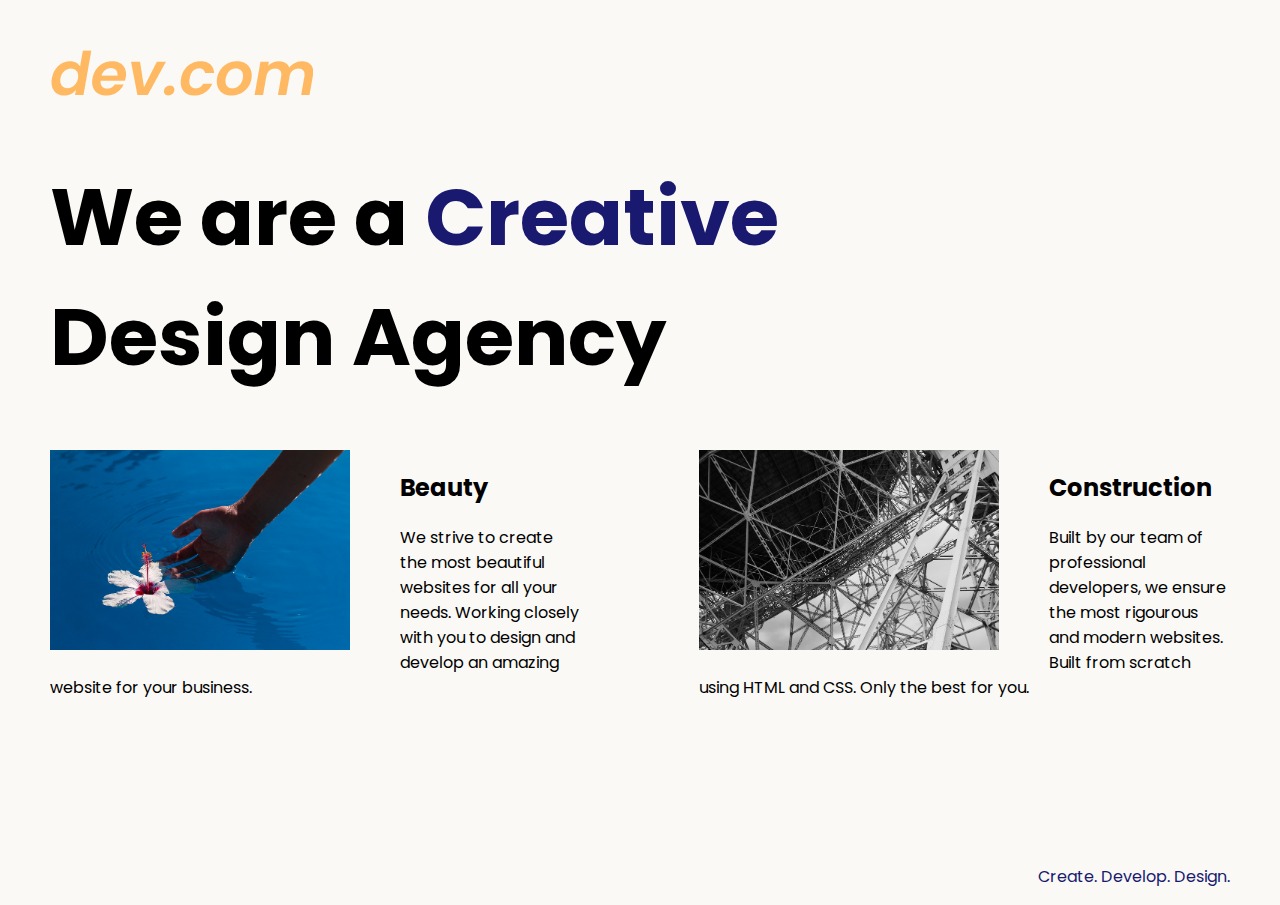
<file: public/web-design-agency-project.html>
<!DOCTYPE html>
<html lang="en">

<head>
  <meta charset="UTF-8">
  <meta name="viewport" content="width=device-width, initial-scale=1.0">
  <title>Agency</title>
  <link rel="stylesheet" href="../public/web-design-agency-project.css">
  <link rel="preconnect" href="https://fonts.googleapis.com">
  <link rel="preconnect" href="https://fonts.gstatic.com" crossorigin>
  <link href="https://fonts.googleapis.com/css2?family=Poppins:wght@400;700&display=swap" rel="stylesheet">
</head>

<body>
  <div class="main">
    <img class="logo" src="../assets/images/web-design-agency-project-images/logo.png" alt="logo">
    <h1>We are a <span>Creative</span><br/> Design Agency</h1>
    <div class="left card"><img class="tile-image" src="../assets/images/web-design-agency-project-images/beautiful.jpg" alt="hand and flower in water">
      <h2 class="card-title">Beauty</h2>
      <p class="card-text">We strive to create the most beautiful websites for all your needs. Working closely with you
        to
        design and
        develop an amazing website for your business.</p>
    </div>

    <div class="right card"><img class="tile-image" src="../assets/images/web-design-agency-project-images/construction.jpg" alt="metal structure">
      <h2 class="card-title">Construction</h2>
      <p class="card-text">Built by our team of professional developers, we ensure the most rigourous and modern websites. Built from
        scratch using HTML and CSS. Only the best for you.</p>
    </div>

  </div>
  <footer>
    <p>Create. Develop. Design.</p>
  </footer>
</body>

</html>
</file>
<file: public/color-vocab-project-style.css>
.color-title{
    font-weight: normal;
}
h2[id="red"]{
    color:red
}
h2[id="blue"]{
    color:blue
}
h2[id="orange"]{
    color:orange
}
h2[id="green"]{
    color:green
}
h2[id="yellow"]{
    color:yellow
}
img{
    height: 200px;
    width: 200px;
}
</file>
<file: public/dicee.css>
.container {
  width: 70%;
  margin: auto;
  text-align: center;
}

.dice {
  text-align: center;
  display: inline-block;

}

body {
  background-color: #393E46;
}

h1 {
  margin: 30px;
  font-family: 'Lobster', cursive;
  text-shadow: 5px 0 #232931;
  font-size: 8rem;
  color: #4ECCA3;
}

p {
  font-size: 2rem;
  color: #4ECCA3;
  font-family: 'Indie Flower', cursive;
}

img {
  width: 80%;
}

footer {
  margin-top: 5%;
  color: #EEEEEE;
  text-align: center;
  font-family: 'Indie Flower', cursive;

}
</file>
<file: public/drum-kit.css>
body {
  text-align: center;
  background-color: #283149;
}

h1 {
  font-size: 5rem;
  color: #DBEDF3;
  font-family: "Arvo", cursive;
  text-shadow: 3px 0 #DA0463;

}

footer {
  color: #DBEDF3;
  font-family: sans-serif;
}

.w {
  background-image: url(../assets/images/drum-kit-images/tom1.png);
}

.a {
  background-image: url(../assets/images/drum-kit-images/tom3.png);
}

.s {
  background-image: url(../assets/images/drum-kit-images/crash.png);
}

.d {
  background-image: url(../assets/images/drum-kit-images/kick.png);
}

.j {
  background-image: url(../assets/images/drum-kit-images/snare.png);
}

.k {
  background-image: url(../assets/images/drum-kit-images/tom4.png);
}

.l {
  background-image: url(../assets/images/drum-kit-images/tom2.png);
}

.set {
  margin: 10% auto;
}

.game-over {
  background-color: red;
  opacity: 0.8;
}

.pressed {
  box-shadow: 0 3px 4px 0 #DBEDF3;
  opacity: 0.5;
}

.red {
  color: red;
}

.drum {
  outline: none;
  border: 10px solid #404B69;
  font-size: 5rem;
  font-family: 'Arvo', cursive;
  line-height: 2;
  font-weight: 900;
  color: #DA0463;
  text-shadow: 3px 0 #DBEDF3;
  border-radius: 15px;
  display: inline-block;
  width: 150px;
  height: 150px;
  text-align: center;
  margin: 10px;
  background-color: white;
}
</file>
<file: public/Simon-Game-Challenge.css>
body {
  text-align: center;
  background-color: #011F3F;
}

#level-title {
  font-family: 'Press Start 2P', cursive;
  font-size: 3rem;
  margin:  5%;
  color: #FEF2BF;
}

.container {
  display: block;
  width: 50%;
  margin: auto;

}

.btn {
  margin: 25px;
  display: inline-block;
  height: 200px;
  width: 200px;
  border: 10px solid black;
  border-radius: 20%;
}

.game-over {
  background-color: red;
  opacity: 0.8;
}

.red {
  background-color: red;
}

.green {
  background-color: green;
}

.blue {
  background-color: blue;
}

.yellow {
  background-color: yellow;
}

.pressed {
  box-shadow: 0 0 20px white;
  background-color: grey;
}
</file>
<file: public/TinDog-project.css>
.gradient-background {
  background: linear-gradient(300deg, #00bfff, #ff4c68, #ef8172);
  background-size: 180% 180%;
  animation: gradient-animation 18s ease infinite;
}

@keyframes gradient-animation {
  0% {
    background-position: 0% 50%;
  }
  50% {
    background-position: 100% 50%;
  }
  100% {
    background-position: 0% 50%;
  }
}

.icon-square {
  width: 3rem;
  height: 3rem;
  border-radius: 0.75rem;
}

.profile-img {
  height: 100px;
  border-radius: 50%;
}
</file>
<file: public/web-design-agency-project.css>
body {
  font-family: "Poppins", sans-serif;
  margin: 50px 50px 0 50px;
  background-color: #faf9f6;
  display: flex;
  flex-direction: column;
  min-height: 95vh;
}
.main {
  flex: 1;
}

h1 {
  font-size: 5rem;
}

footer {
  text-align: right;
  color: midnightblue;
}


span{
  color: #191970;
}

.tile-image{
  height:200px;
  float:left;
  margin-right: 50px;

}

.card{
  display: inline-block;
  width: 45%;
}

.right{
  float:right;
}

.left{
  float:left;
}


@media (max-width:680px){
  .logo{
    width:100px;
  }

  h1{
    font-size: 56px;
    text-align: center;
  }

  .card{
    display: block;
    width: 100%;
    margin-bottom: 46px;
  }

  .tile-image{
    width: 100%;
    margin-bottom: 10px;
    object-fit: cover; /*被替换的内容在保持其宽高比的同时填充元素的整个内容框。
    如果对象的宽高比与内容框不相匹配，该对象将被剪裁以适应内容框。*/
    object-position: center center;/*縮放置中 x軸/y軸  */
  }

  .right{
    float:none;
  }
  
  .left{
    float:none;
  }

  .card-text{
    text-align: justify;
  }

}
</file>
